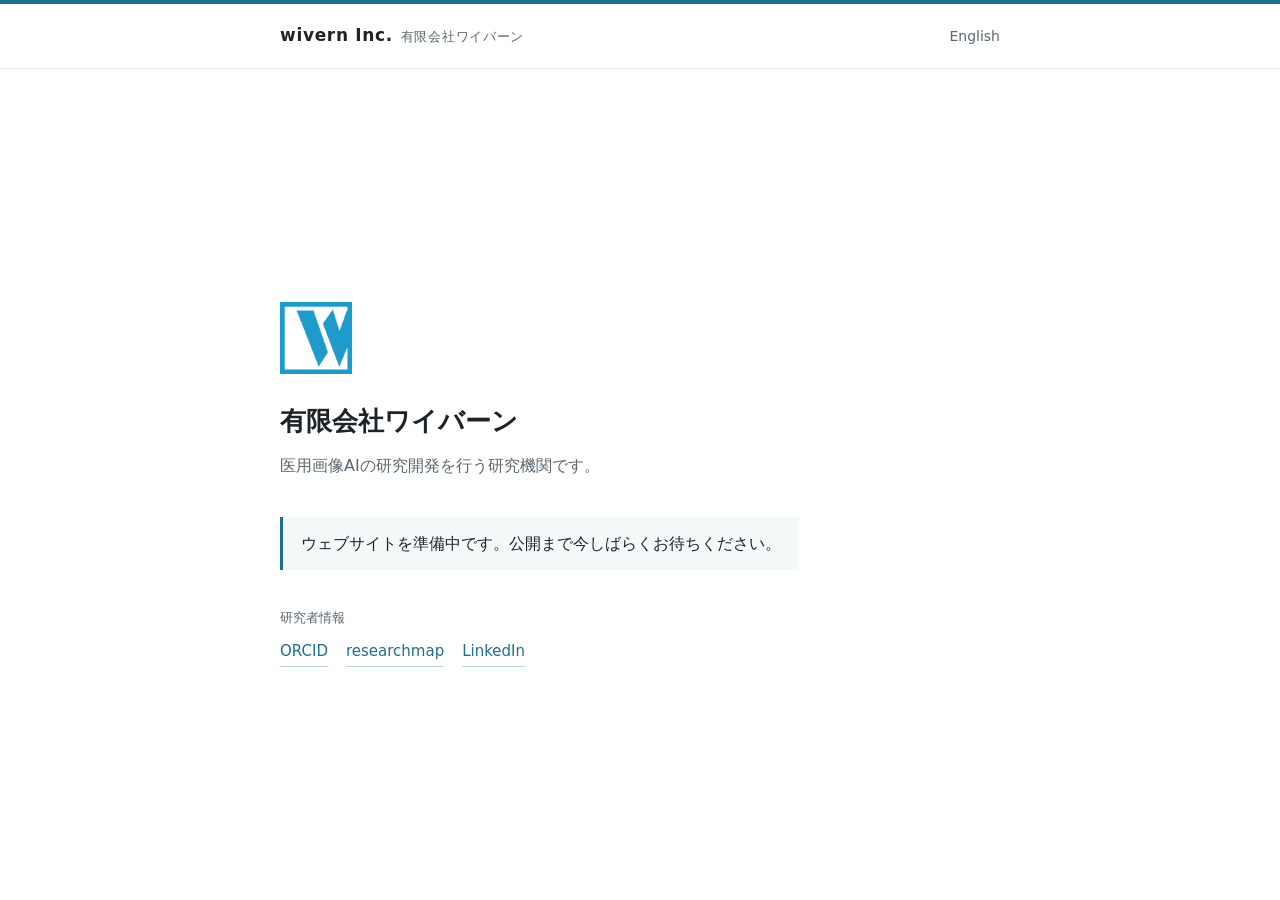
<file: index.html>
<!doctype html>
<html lang="ja">
<head>
<meta charset="utf-8">
<meta name="viewport" content="width=device-width,initial-scale=1">
<title>有限会社ワイバーン | wivern Inc.</title>
<meta name="description" content="有限会社ワイバーンは、医用画像AIの研究開発を行う研究機関です。ウェブサイトは準備中です。">
<link rel="icon" href="/favicon.ico" sizes="16x16 32x32 48x48">
<link rel="icon" href="/icon-192.png" type="image/png" sizes="192x192">
<link rel="apple-touch-icon" href="/apple-touch-icon.png">
<link rel="stylesheet" href="/style.css">
<link rel="alternate" hreflang="en" href="https://wivern.com/en/">
<style>
 .uc{min-height:calc(100vh - 69px);display:flex;flex-direction:column;justify-content:center;padding:48px 20px}
 .uc img{width:72px;height:72px;margin-bottom:28px}
 .uc h1{font-size:26px;margin:0 0 10px;line-height:1.5}
 .uc .tag{color:var(--sub);margin:0 0 36px}
 .uc .status{display:inline-block;align-self:flex-start;background:var(--soft);border-left:3px solid var(--accent);padding:12px 18px;margin:0 0 36px}
</style>
</head>
<body>
<header class="site"><div class="wrap">
  <a class="brand" href="/">wivern Inc.<small>有限会社ワイバーン</small></a>
  <nav><a href="/en/">English</a></nav>
</div></header>
<main class="wrap uc">
  <img src="/icon-192.png" alt="wivern Inc.">
  <h1>有限会社ワイバーン</h1>
  <p class="tag">医用画像AIの研究開発を行う研究機関です。</p>
  <p class="status">ウェブサイトを準備中です。公開まで今しばらくお待ちください。</p>
  <p class="note" style="margin-bottom:8px">研究者情報</p>
  <div class="links" style="margin-top:0">
    <a href="https://orcid.org/0009-0009-2370-3183">ORCID</a>
    <a href="https://researchmap.jp/smokyjp">researchmap</a>
    <a href="https://www.linkedin.com/in/kenji-yoshitsugu/">LinkedIn</a>
  </div>
</main>
</body>
</html>
</file>
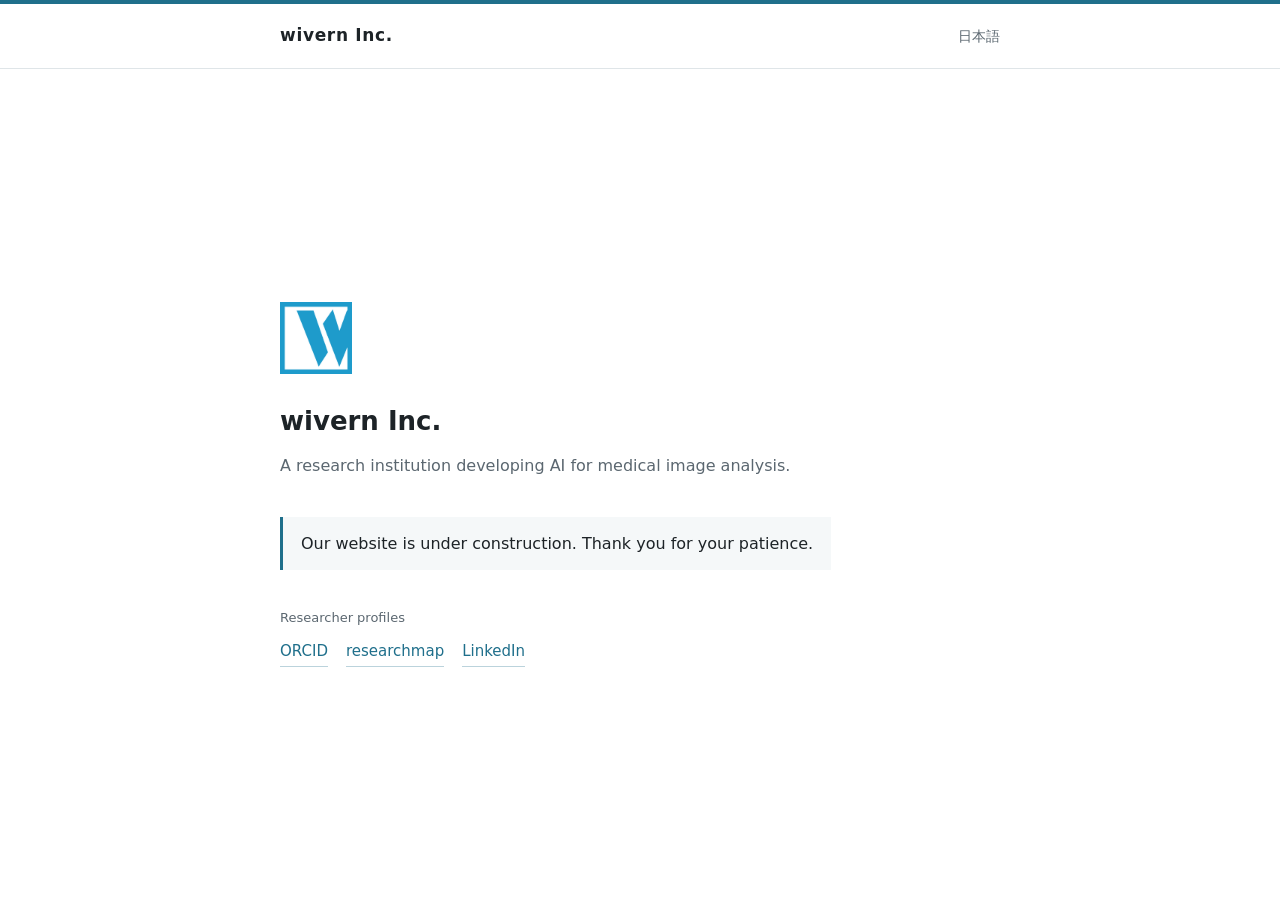
<file: en/index.html>
<!doctype html>
<html lang="en">
<head>
<meta charset="utf-8">
<meta name="viewport" content="width=device-width,initial-scale=1">
<title>wivern Inc. | Medical Image AI Research</title>
<meta name="description" content="wivern Inc. is a research institution developing AI for medical image analysis. Our website is under construction.">
<link rel="icon" href="/favicon.ico" sizes="16x16 32x32 48x48">
<link rel="icon" href="/icon-192.png" type="image/png" sizes="192x192">
<link rel="apple-touch-icon" href="/apple-touch-icon.png">
<link rel="stylesheet" href="/style.css">
<link rel="alternate" hreflang="ja" href="https://wivern.com/">
<style>
 .uc{min-height:calc(100vh - 69px);display:flex;flex-direction:column;justify-content:center;padding:48px 20px}
 .uc img{width:72px;height:72px;margin-bottom:28px}
 .uc h1{font-size:26px;margin:0 0 10px;line-height:1.5}
 .uc .tag{color:var(--sub);margin:0 0 36px}
 .uc .status{display:inline-block;align-self:flex-start;background:var(--soft);border-left:3px solid var(--accent);padding:12px 18px;margin:0 0 36px}
</style>
</head>
<body>
<header class="site"><div class="wrap">
  <a class="brand" href="/en/">wivern Inc.</a>
  <nav><a href="/">日本語</a></nav>
</div></header>
<main class="wrap uc">
  <img src="/icon-192.png" alt="wivern Inc.">
  <h1>wivern Inc.</h1>
  <p class="tag">A research institution developing AI for medical image analysis.</p>
  <p class="status">Our website is under construction. Thank you for your patience.</p>
  <p class="note" style="margin-bottom:8px">Researcher profiles</p>
  <div class="links" style="margin-top:0">
    <a href="https://orcid.org/0009-0009-2370-3183">ORCID</a>
    <a href="https://researchmap.jp/smokyjp">researchmap</a>
    <a href="https://www.linkedin.com/in/kenji-yoshitsugu/">LinkedIn</a>
  </div>
</main>
</body>
</html>
</file>
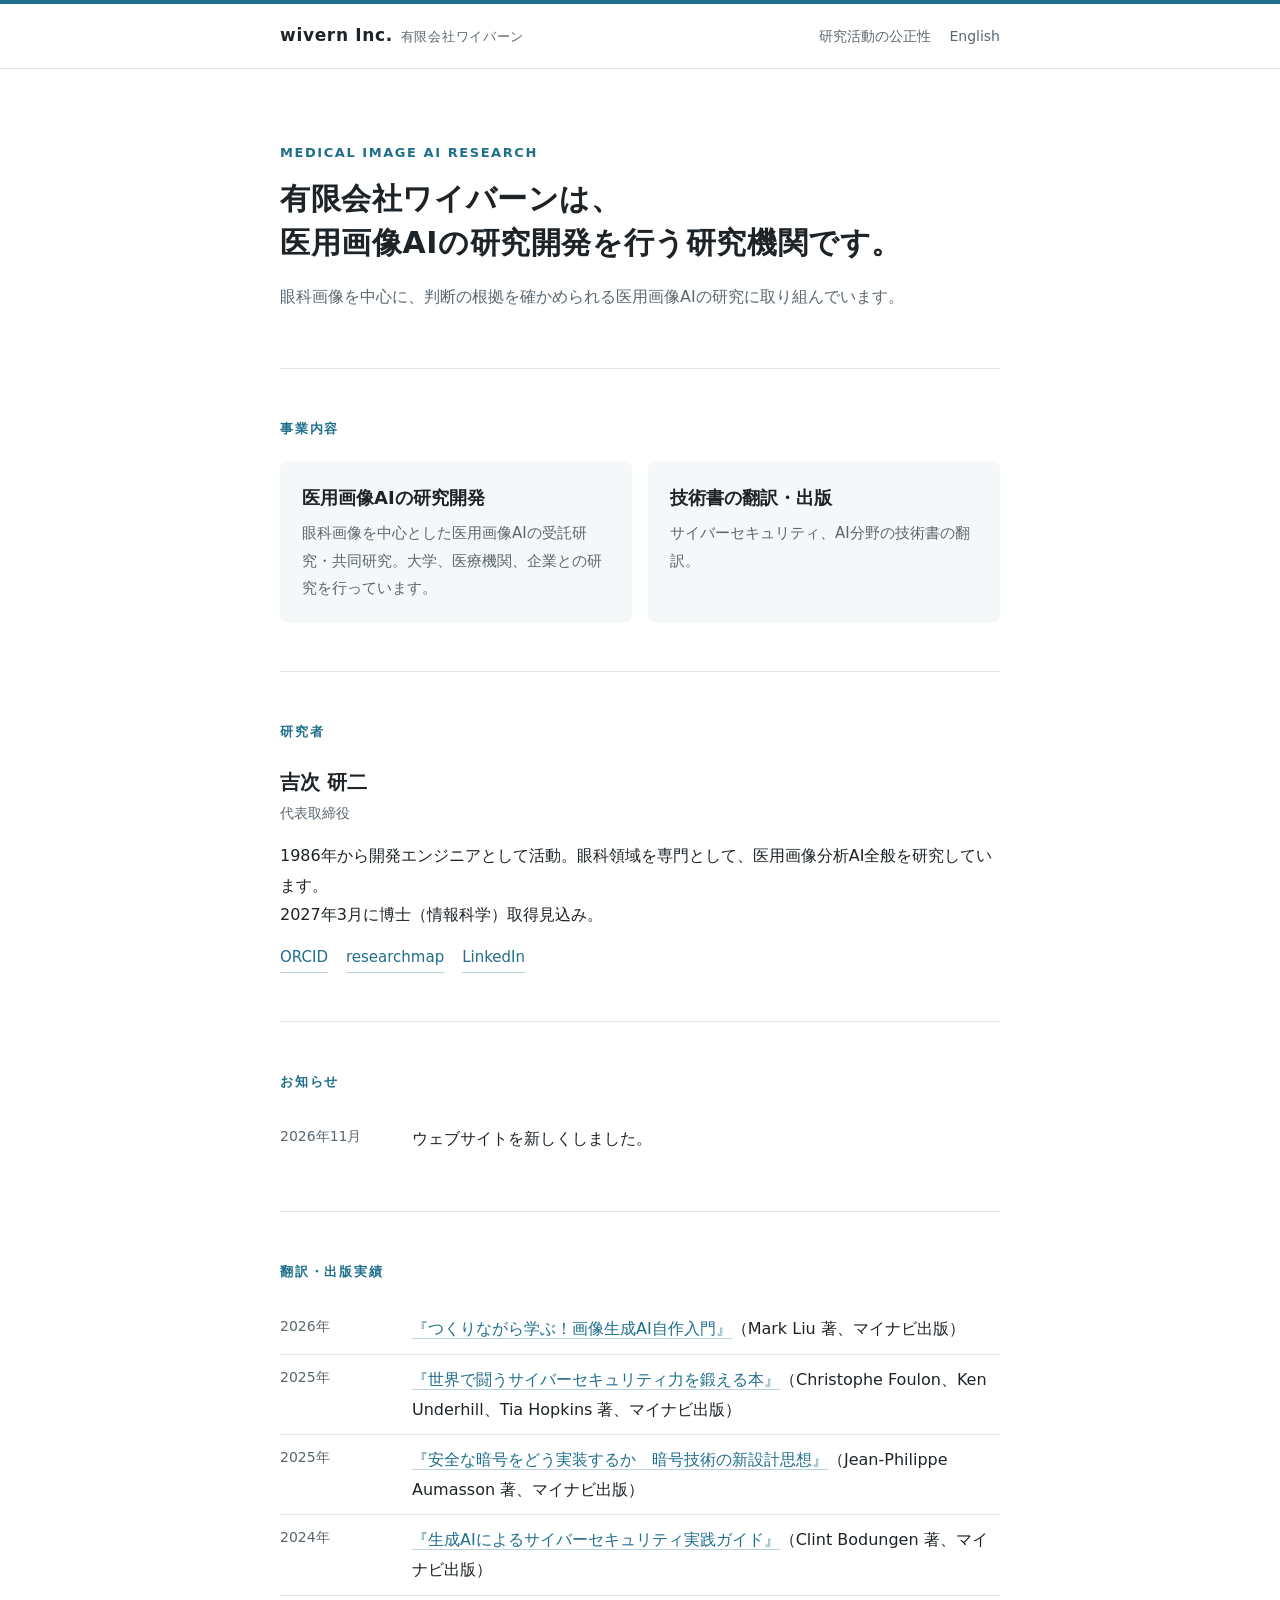
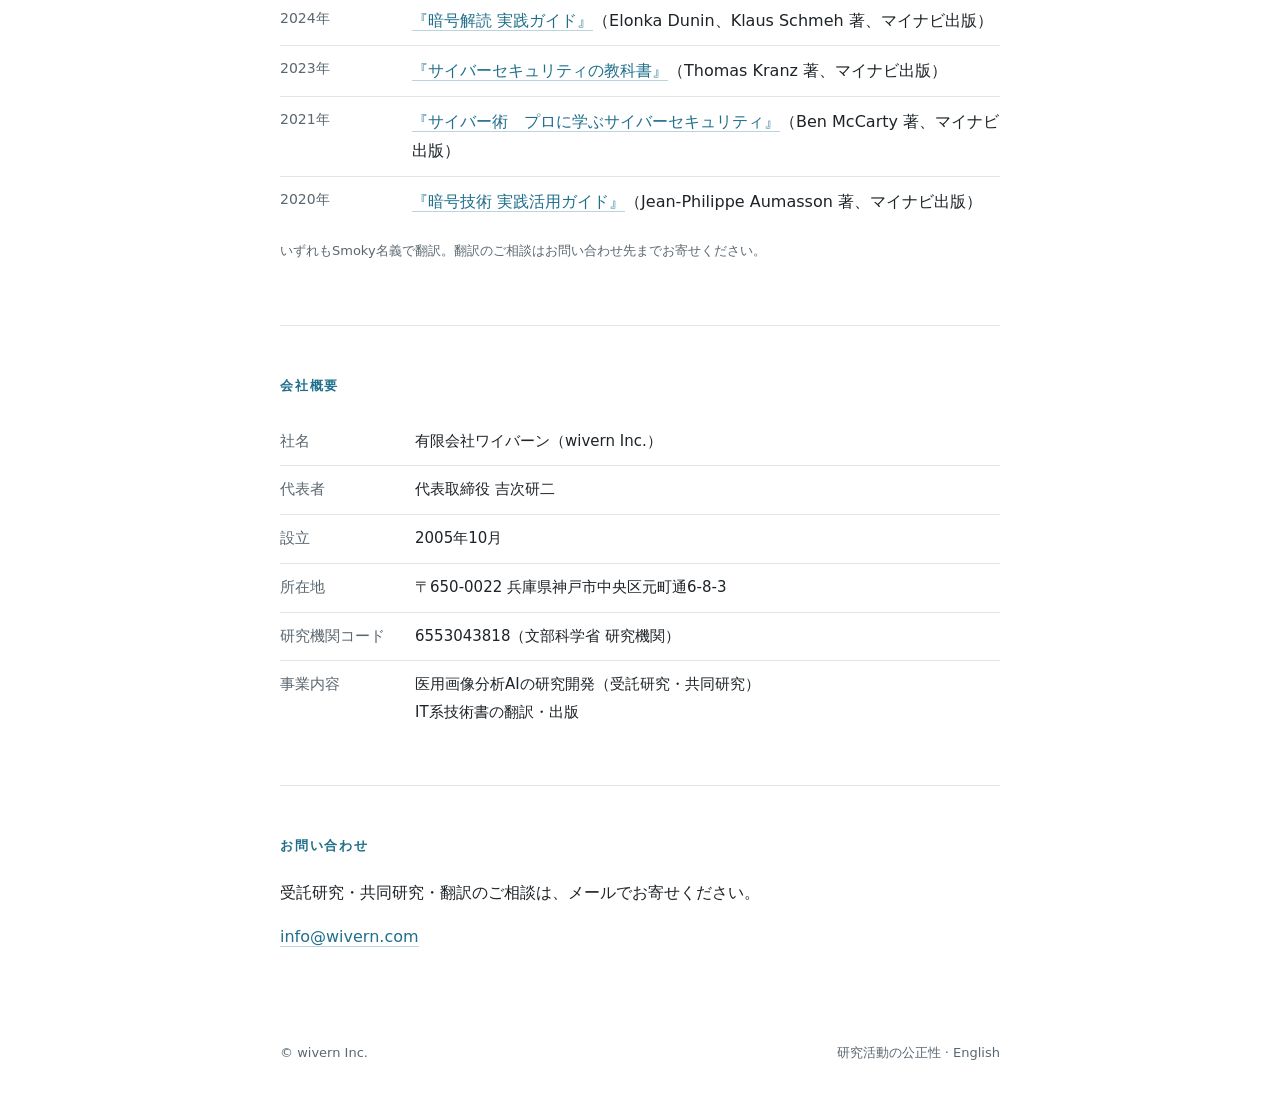
<file: full_index.html>
<!doctype html>
<html lang="ja">
<head>
<meta charset="utf-8">
<meta name="viewport" content="width=device-width,initial-scale=1">
<title>有限会社ワイバーン | wivern Inc.</title>
<meta name="description" content="有限会社ワイバーンは、医用画像AIの研究開発を行う研究機関です。">
<link rel="icon" href="/favicon.ico" sizes="16x16 32x32 48x48">
<link rel="icon" href="/icon-192.png" type="image/png" sizes="192x192">
<link rel="apple-touch-icon" href="/apple-touch-icon.png">
<link rel="stylesheet" href="/style.css">
<link rel="alternate" hreflang="en" href="https://wivern.com/en/">
</head>
<body>
<header class="site"><div class="wrap">
  <a class="brand" href="/">wivern Inc.<small>有限会社ワイバーン</small></a>
  <nav><a href="/integrity.html">研究活動の公正性</a><a href="/en/">English</a></nav>
</div></header>

<main class="wrap">
  <div class="hero">
    <p class="kicker">MEDICAL IMAGE AI RESEARCH</p>
    <h1>有限会社ワイバーンは、<br>医用画像AIの研究開発を行う研究機関です。</h1>
    <p class="lead">眼科画像を中心に、判断の根拠を確かめられる医用画像AIの研究に取り組んでいます。</p>
  </div>

  <section id="business">
    <h2>事業内容</h2>
    <div class="cards">
      <div class="card">
        <h3>医用画像AIの研究開発</h3>
        <p>眼科画像を中心とした医用画像AIの受託研究・共同研究。大学、医療機関、企業との研究を行っています。</p>
      </div>
      <div class="card">
        <h3>技術書の翻訳・出版</h3>
        <p>サイバーセキュリティ、AI分野の技術書の翻訳。</p>
      </div>
    </div>
  </section>

  <section id="researcher" class="person">
    <h2>研究者</h2>
    <p class="name">吉次 研二</p>
    <p class="role">代表取締役</p>
    <p>1986年から開発エンジニアとして活動。眼科領域を専門として、医用画像分析AI全般を研究しています。<br>2027年3月に博士（情報科学）取得見込み。</p>
    <!-- 2027年4月以降に追加：慶應義塾大学医学部眼科学教室 客員研究員／兵庫県立大学 客員研究員 -->
    <div class="links">
      <a href="https://orcid.org/0009-0009-2370-3183">ORCID</a>
      <a href="https://researchmap.jp/smokyjp">researchmap</a>
      <a href="https://www.linkedin.com/in/kenji-yoshitsugu/">LinkedIn</a>
    </div>
  </section>

  <section id="news">
    <h2>お知らせ</h2>
    <ul class="plain">
      <li><span class="when">2026年11月</span><span>ウェブサイトを新しくしました。</span></li>
    </ul>
  </section>

  <section id="books">
    <h2>翻訳・出版実績</h2>
    <ul class="plain">
      <li><span class="when">2026年</span><span><a href="https://amzn.asia/d/09Zhmthr" target="_blank">『つくりながら学ぶ！画像生成AI自作入門』</a>（Mark Liu 著、マイナビ出版）</span></li>
      <li><span class="when">2025年</span><span><a href="https://amzn.asia/d/0iZ1kX16" target="_blank">『世界で闘うサイバーセキュリティ力を鍛える本』</a>（Christophe Foulon、Ken Underhill、Tia Hopkins 著、マイナビ出版）</span></li>
      <li><span class="when">2025年</span><span><a href="https://amzn.asia/d/0abVyfJ5" target="_blank">『安全な暗号をどう実装するか　暗号技術の新設計思想』</a>（Jean-Philippe Aumasson 著、マイナビ出版）</span></li>
      <li><span class="when">2024年</span><span><a href="https://amzn.asia/d/021cN7FE" target="_blank">『生成AIによるサイバーセキュリティ実践ガイド』</a>（Clint Bodungen 著、マイナビ出版）</span></li>
      <li><span class="when">2024年</span><span><a href="https://amzn.asia/d/0fw4Bp3z" target="_blank">『暗号解読 実践ガイド』</a>（Elonka Dunin、Klaus Schmeh 著、マイナビ出版）</span></li>
      <li><span class="when">2023年</span><span><a href="https://amzn.asia/d/0aZmvIIE" target="_blank">『サイバーセキュリティの教科書』</a>（Thomas Kranz 著、マイナビ出版）</span></li>
      <li><span class="when">2021年</span><span><a href="https://amzn.asia/d/07TLB77l" target="_blank">『サイバー術　プロに学ぶサイバーセキュリティ』</a>（Ben McCarty 著、マイナビ出版）</span></li>
      <li><span class="when">2020年</span><span><a href="https://amzn.asia/d/0iyDgwgM" target="_blank">『暗号技術 実践活用ガイド』</a>（Jean-Philippe Aumasson 著、マイナビ出版）</span></li>
    </ul>
    <p class="note" style="margin-top:12px">いずれもSmoky名義で翻訳。翻訳のご相談はお問い合わせ先までお寄せください。</p>
  </section>

  <section id="company">
    <h2>会社概要</h2>
    <table class="profile">
      <tr><th>社名</th><td>有限会社ワイバーン（wivern Inc.）</td></tr>
      <tr><th>代表者</th><td>代表取締役 吉次研二</td></tr>
      <tr><th>設立</th><td>2005年10月</td></tr>
      <tr><th>所在地</th><td>〒650-0022 兵庫県神戸市中央区元町通6-8-3</td></tr>
      <tr><th>研究機関コード</th><td>6553043818（文部科学省 研究機関）</td></tr>
      <tr><th>事業内容</th><td>医用画像分析AIの研究開発（受託研究・共同研究）<br>IT系技術書の翻訳・出版</td></tr>
    </table>
  </section>

  <section id="contact" style="border-bottom:0">
    <h2>お問い合わせ</h2>
    <p>受託研究・共同研究・翻訳のご相談は、メールでお寄せください。</p>
    <p><a href="mailto:info@wivern.com">info@wivern.com</a></p>
  </section>
</main>

<footer><div class="wrap">
  <span>© wivern Inc.</span>
  <span><a href="/integrity.html">研究活動の公正性</a> · <a href="/en/">English</a></span>
</div></footer>
</body>
</html>
</file>
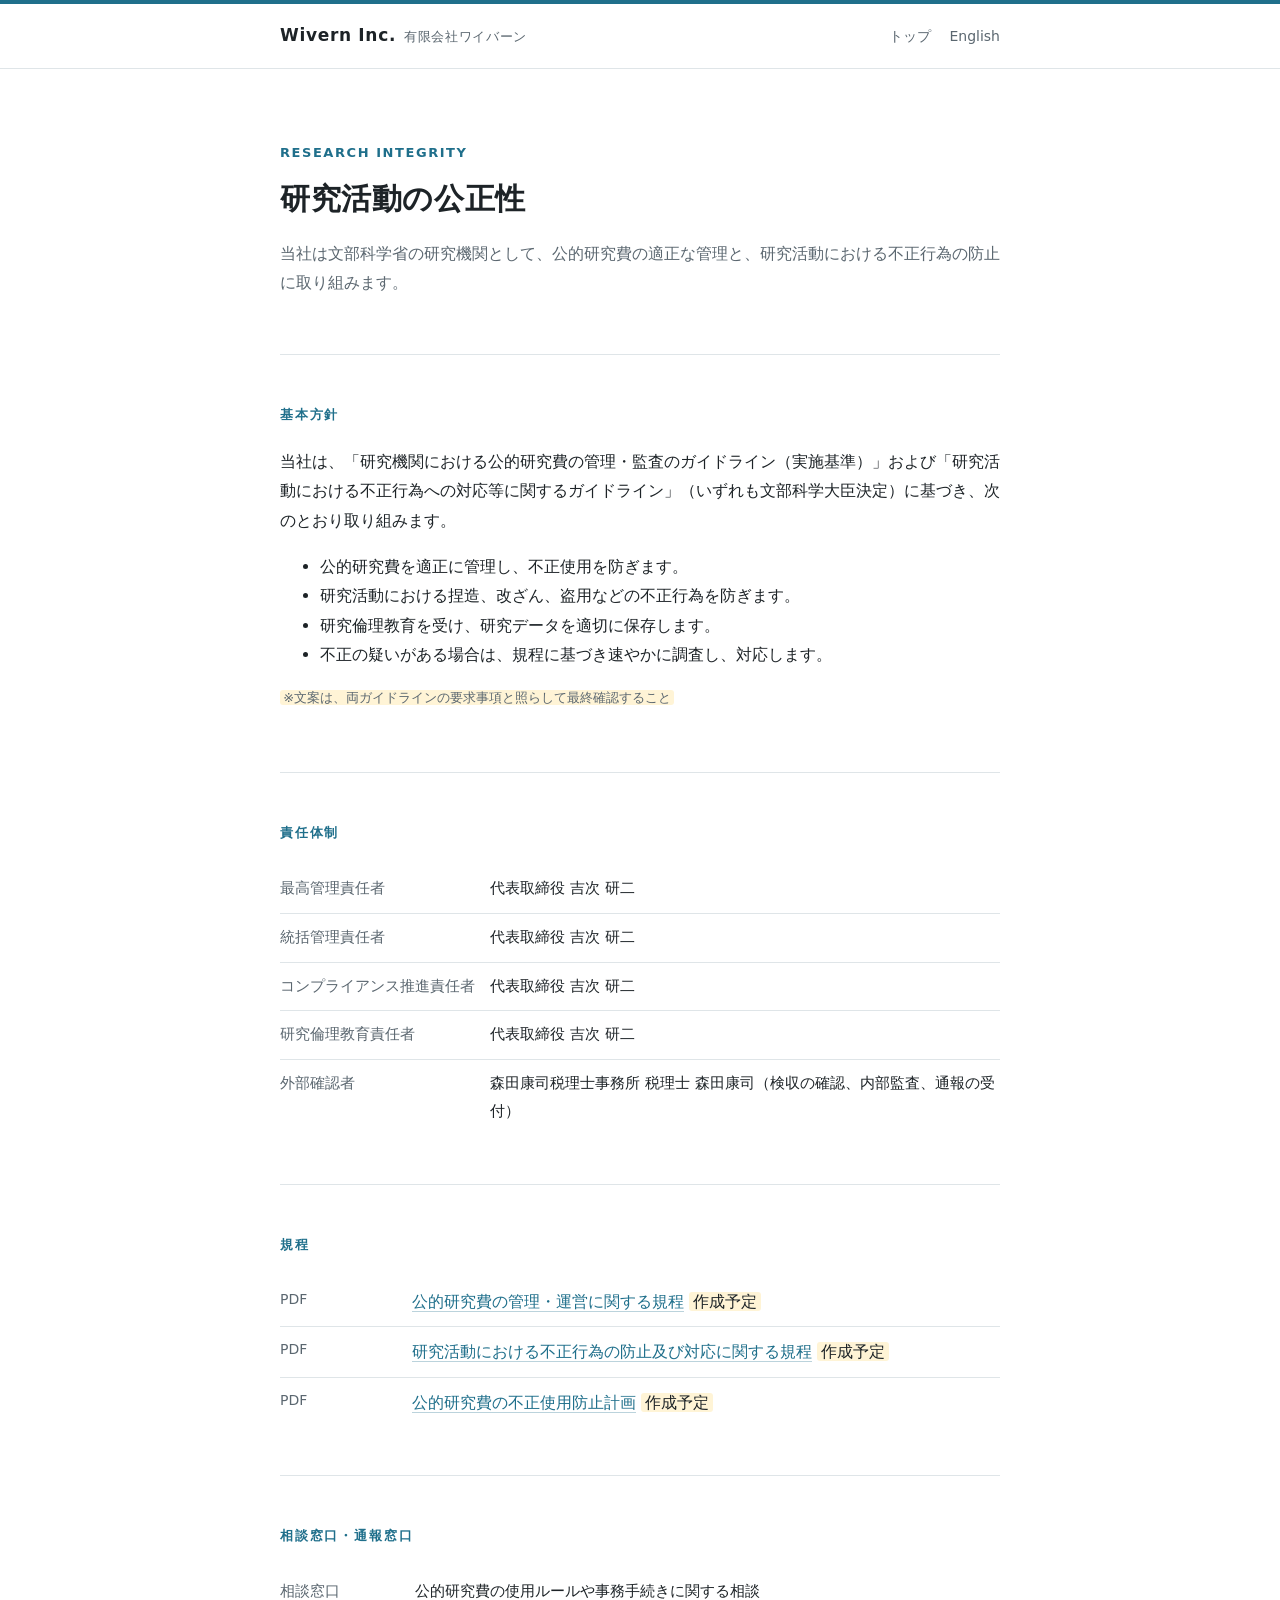
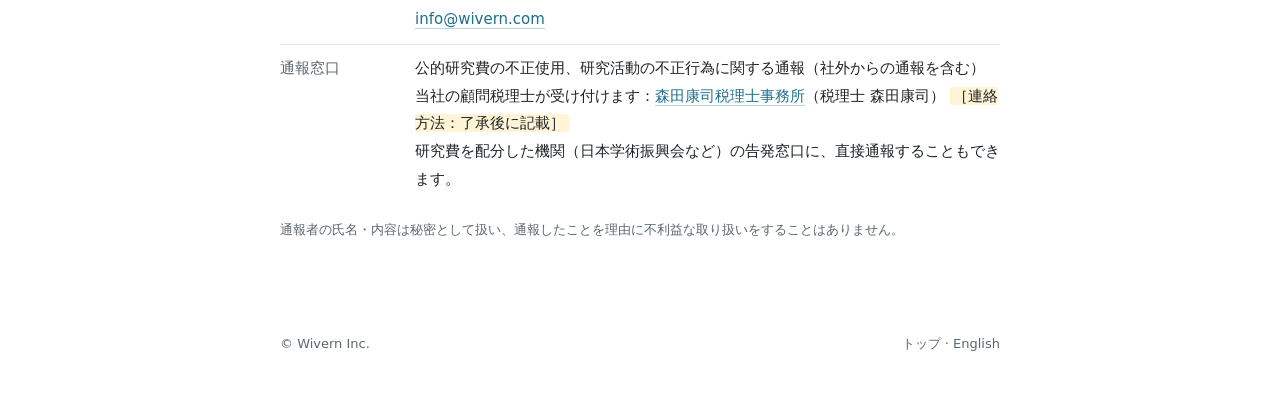
<file: integrity.html>
<!doctype html>
<html lang="ja">
<head>
<meta charset="utf-8">
<meta name="viewport" content="width=device-width,initial-scale=1">
<title>研究活動の公正性 | 有限会社ワイバーン</title>
<meta name="description" content="有限会社ワイバーンにおける公的研究費の適正な管理と、研究活動の不正行為の防止に関する取り組み。">
<link rel="icon" href="/favicon.ico" sizes="16x16 32x32 48x48">
<link rel="icon" href="/icon-192.png" type="image/png" sizes="192x192">
<link rel="apple-touch-icon" href="/apple-touch-icon.png">
<link rel="stylesheet" href="/style.css">
</head>
<body>
<header class="site"><div class="wrap">
  <a class="brand" href="/">Wivern Inc.<small>有限会社ワイバーン</small></a>
  <nav><a href="/">トップ</a><a href="/en/">English</a></nav>
</div></header>

<main class="wrap">
  <div class="hero">
    <p class="kicker">RESEARCH INTEGRITY</p>
    <h1>研究活動の公正性</h1>
    <p class="lead">当社は文部科学省の研究機関として、公的研究費の適正な管理と、研究活動における不正行為の防止に取り組みます。</p>
  </div>

  <section id="policy">
    <h2>基本方針</h2>
    <p>当社は、「研究機関における公的研究費の管理・監査のガイドライン（実施基準）」および「研究活動における不正行為への対応等に関するガイドライン」（いずれも文部科学大臣決定）に基づき、次のとおり取り組みます。</p>
    <ul>
      <li>公的研究費を適正に管理し、不正使用を防ぎます。</li>
      <li>研究活動における捏造、改ざん、盗用などの不正行為を防ぎます。</li>
      <li>研究倫理教育を受け、研究データを適切に保存します。</li>
      <li>不正の疑いがある場合は、規程に基づき速やかに調査し、対応します。</li>
    </ul>
    <p class="note"><span class="todo">※文案は、両ガイドラインの要求事項と照らして最終確認すること</span></p>
  </section>

  <section id="roles">
    <h2>責任体制</h2>
    <table class="profile wide">
      <tr><th>最高管理責任者</th><td>代表取締役 吉次 研二</td></tr>
      <tr><th>統括管理責任者</th><td>代表取締役 吉次 研二</td></tr>
      <tr><th>コンプライアンス推進責任者</th><td>代表取締役 吉次 研二</td></tr>
      <tr><th>研究倫理教育責任者</th><td>代表取締役 吉次 研二</td></tr>
      <tr><th>外部確認者</th><td>森田康司税理士事務所 税理士 森田康司（検収の確認、内部監査、通報の受付）</td></tr>
    </table>
  </section>

  <section id="rules">
    <h2>規程</h2>
    <ul class="plain">
      <li><span class="when">PDF</span><span><a href="/pdf/policy-research-funds.pdf">公的研究費の管理・運営に関する規程</a> <span class="todo">作成予定</span></span></li>
      <li><span class="when">PDF</span><span><a href="/pdf/policy-research-misconduct.pdf">研究活動における不正行為の防止及び対応に関する規程</a> <span class="todo">作成予定</span></span></li>
      <li><span class="when">PDF</span><span><a href="/pdf/plan-misuse-prevention.pdf">公的研究費の不正使用防止計画</a> <span class="todo">作成予定</span></span></li>
    </ul>
  </section>

  <section id="contact" style="border-bottom:0">
    <h2>相談窓口・通報窓口</h2>
    <table class="profile">
      <tr><th>相談窓口</th><td>公的研究費の使用ルールや事務手続きに関する相談<br><a href="mailto:info@wivern.com">info@wivern.com</a></td></tr>
      <tr><th>通報窓口</th><td>公的研究費の不正使用、研究活動の不正行為に関する通報（社外からの通報を含む）<br>当社の顧問税理士が受け付けます：<a href="http://www.moritax.net/">森田康司税理士事務所</a>（税理士 森田康司） <span class="todo">［連絡方法：了承後に記載］</span><br>研究費を配分した機関（日本学術振興会など）の告発窓口に、直接通報することもできます。</td></tr>
    </table>
    <p class="note" style="margin-top:14px">通報者の氏名・内容は秘密として扱い、通報したことを理由に不利益な取り扱いをすることはありません。</p>
  </section>
</main>

<footer><div class="wrap">
  <span>© Wivern Inc.</span>
  <span><a href="/">トップ</a> · <a href="/en/">English</a></span>
</div></footer>
</body>
</html>
</file>
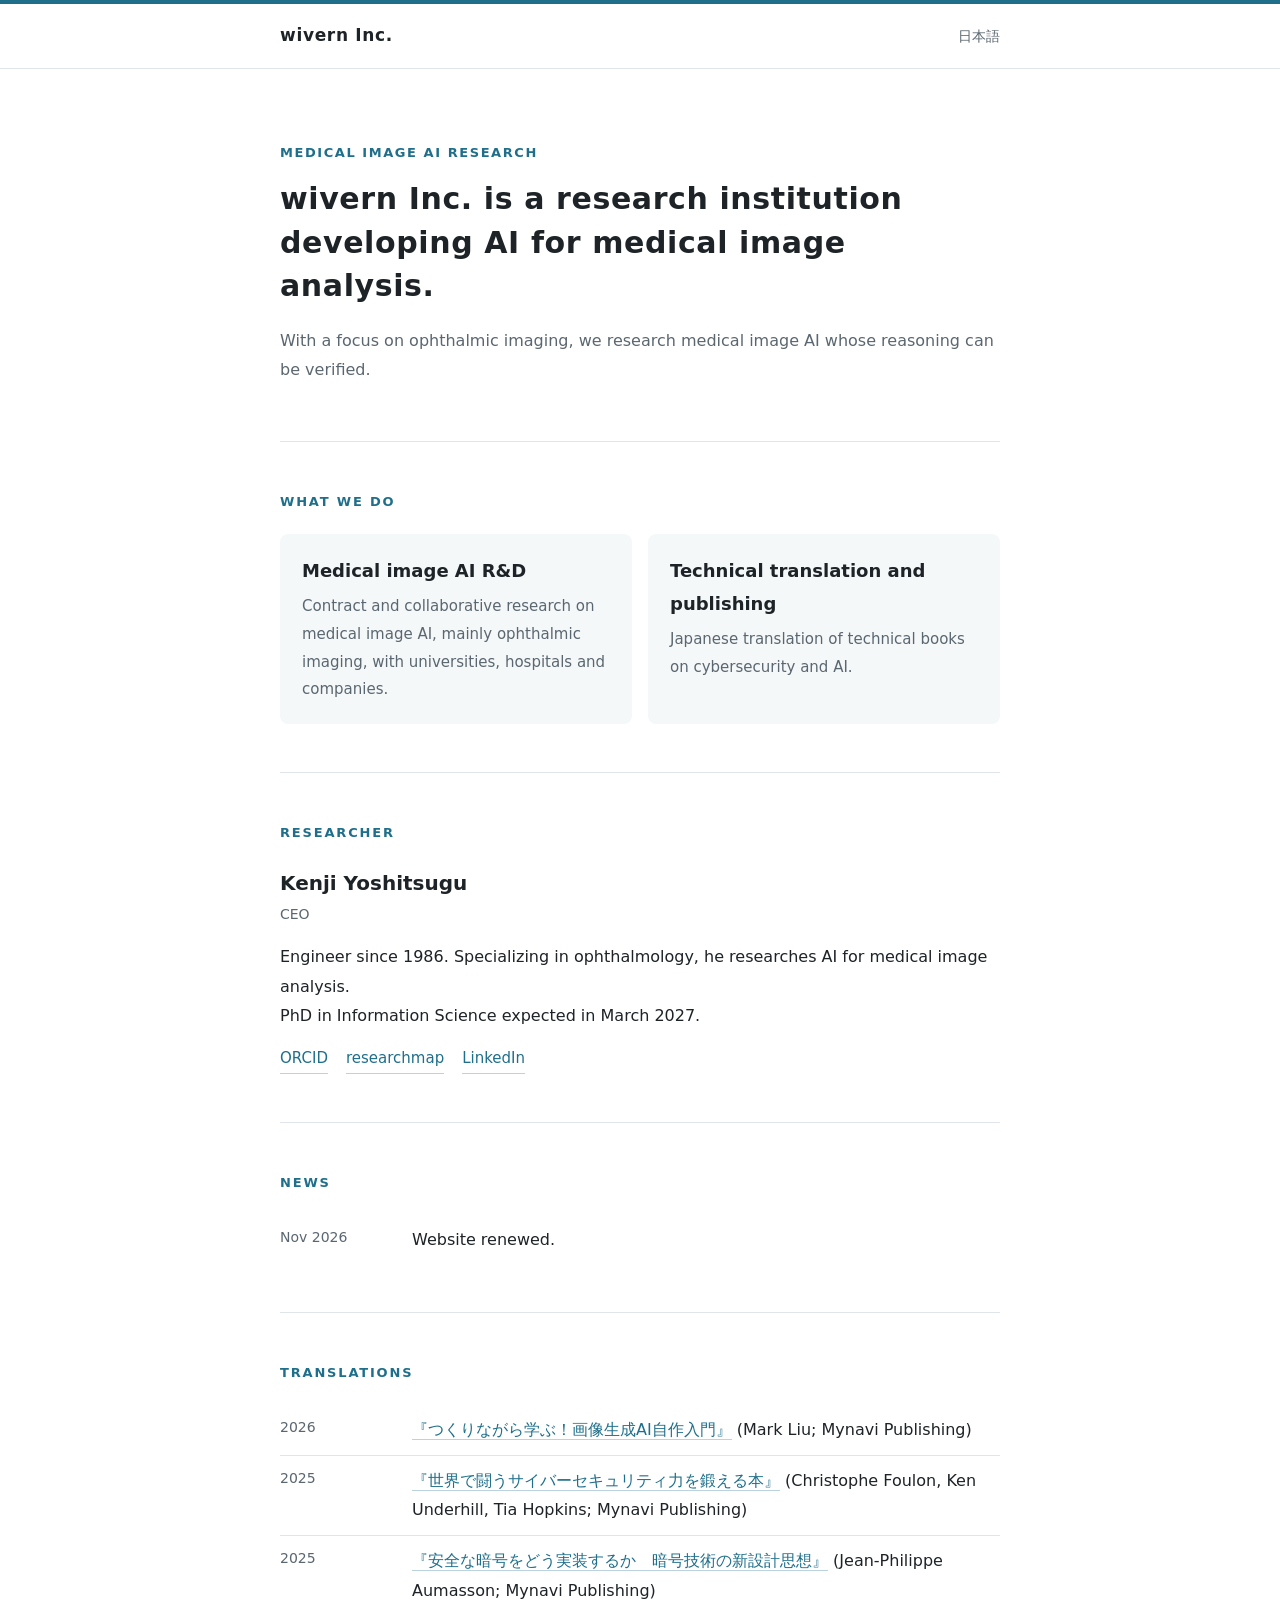
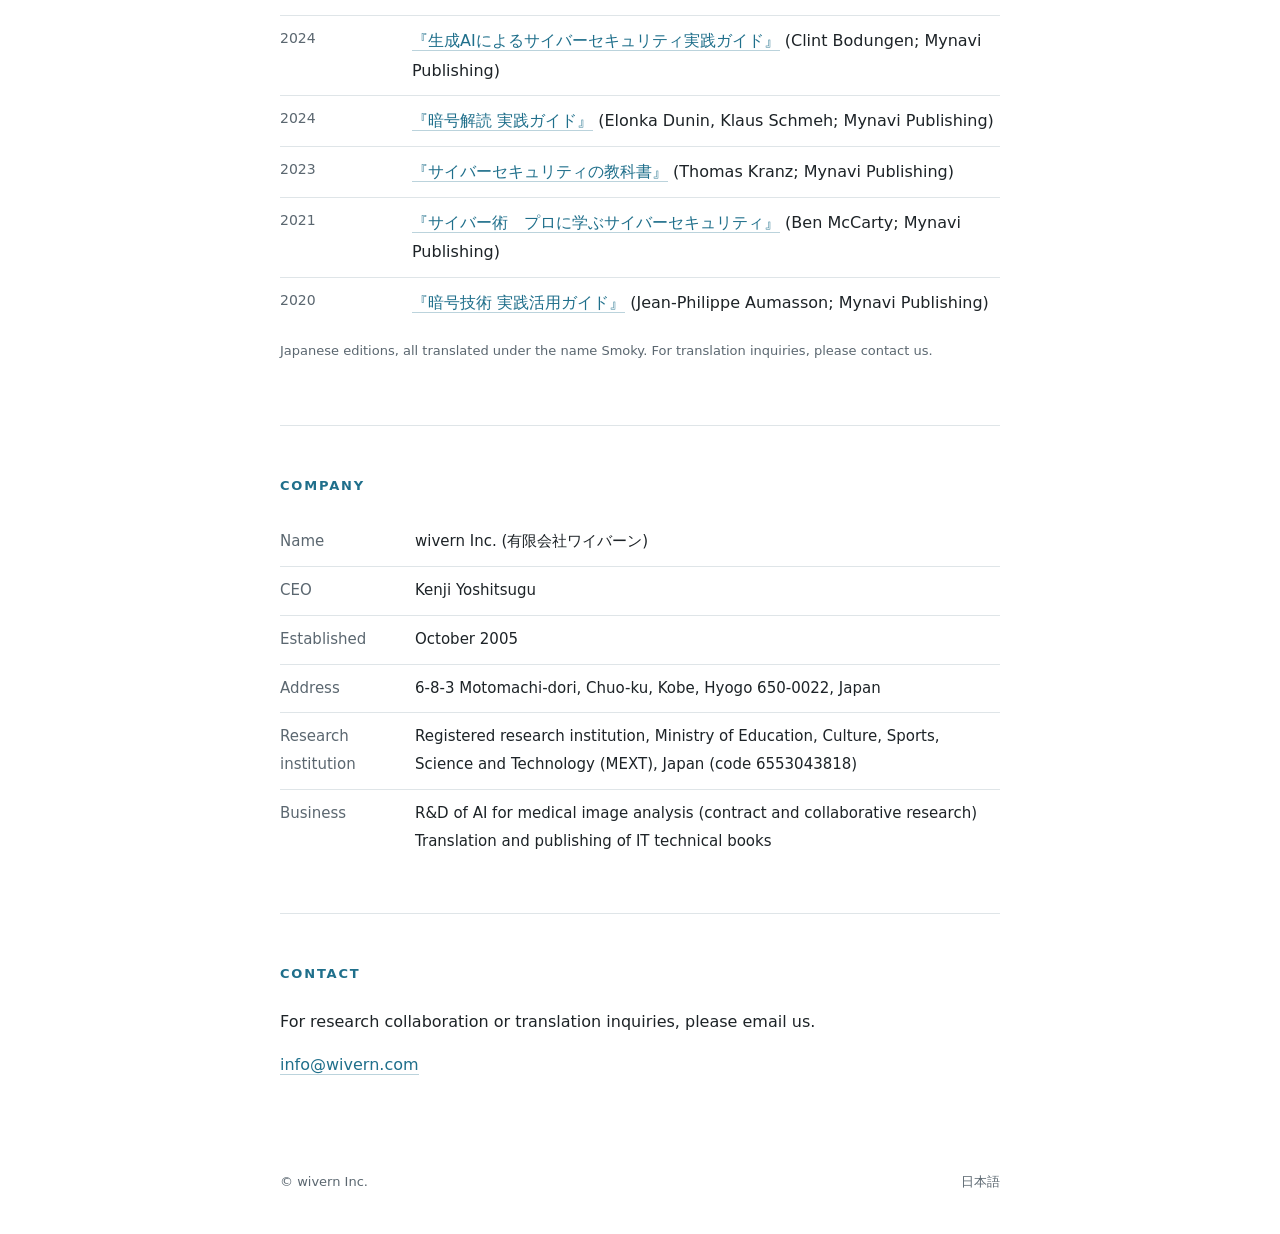
<file: en/full_index.html>
<!doctype html>
<html lang="en">
<head>
<meta charset="utf-8">
<meta name="viewport" content="width=device-width,initial-scale=1">
<title>wivern Inc. | Medical Image AI Research</title>
<meta name="description" content="wivern Inc. is a research institution developing AI for medical image analysis.">
<link rel="icon" href="/favicon.ico" sizes="16x16 32x32 48x48">
<link rel="icon" href="/icon-192.png" type="image/png" sizes="192x192">
<link rel="apple-touch-icon" href="/apple-touch-icon.png">
<link rel="stylesheet" href="/style.css">
<link rel="alternate" hreflang="ja" href="https://wivern.com/">
</head>
<body>
<header class="site"><div class="wrap">
  <a class="brand" href="/en/">wivern Inc.</a>
  <nav><a href="/">日本語</a></nav>
</div></header>

<main class="wrap">
  <div class="hero">
    <p class="kicker">MEDICAL IMAGE AI RESEARCH</p>
    <h1>wivern Inc. is a research institution<br>developing AI for medical image analysis.</h1>
    <p class="lead">With a focus on ophthalmic imaging, we research medical image AI whose reasoning can be verified.</p>
  </div>

  <section id="business">
    <h2>What we do</h2>
    <div class="cards">
      <div class="card">
        <h3>Medical image AI R&amp;D</h3>
        <p>Contract and collaborative research on medical image AI, mainly ophthalmic imaging, with universities, hospitals and companies.</p>
      </div>
      <div class="card">
        <h3>Technical translation and publishing</h3>
        <p>Japanese translation of technical books on cybersecurity and AI.</p>
      </div>
    </div>
  </section>

  <section id="researcher" class="person">
    <h2>Researcher</h2>
    <p class="name">Kenji Yoshitsugu</p>
    <p class="role">CEO</p>
    <p>Engineer since 1986. Specializing in ophthalmology, he researches AI for medical image analysis.<br>PhD in Information Science expected in March 2027.</p>
    <!-- Add from April 2027: Visiting Researcher, Department of Ophthalmology, Keio University School of Medicine / Visiting Researcher, University of Hyogo -->
    <div class="links">
      <a href="https://orcid.org/0009-0009-2370-3183">ORCID</a>
      <a href="https://researchmap.jp/smokyjp">researchmap</a>
      <a href="https://www.linkedin.com/in/kenji-yoshitsugu/">LinkedIn</a>
    </div>
  </section>

  <section id="news">
    <h2>News</h2>
    <ul class="plain">
      <li><span class="when">Nov 2026</span><span>Website renewed.</span></li>
    </ul>
  </section>

  <section id="books">
    <h2>Translations</h2>
    <ul class="plain">
      <li><span class="when">2026</span><span><a href="https://amzn.asia/d/09Zhmthr" target="_blank">『つくりながら学ぶ！画像生成AI自作入門』</a> (Mark Liu; Mynavi Publishing)</span></li>
      <li><span class="when">2025</span><span><a href="https://amzn.asia/d/0iZ1kX16" target="_blank">『世界で闘うサイバーセキュリティ力を鍛える本』</a> (Christophe Foulon, Ken Underhill, Tia Hopkins; Mynavi Publishing)</span></li>
      <li><span class="when">2025</span><span><a href="https://amzn.asia/d/0abVyfJ5" target="_blank">『安全な暗号をどう実装するか　暗号技術の新設計思想』</a> (Jean-Philippe Aumasson; Mynavi Publishing)</span></li>
      <li><span class="when">2024</span><span><a href="https://amzn.asia/d/021cN7FE" target="_blank">『生成AIによるサイバーセキュリティ実践ガイド』</a> (Clint Bodungen; Mynavi Publishing)</span></li>
      <li><span class="when">2024</span><span><a href="https://amzn.asia/d/0fw4Bp3z" target="_blank">『暗号解読 実践ガイド』</a> (Elonka Dunin, Klaus Schmeh; Mynavi Publishing)</span></li>
      <li><span class="when">2023</span><span><a href="https://amzn.asia/d/0aZmvIIE" target="_blank">『サイバーセキュリティの教科書』</a> (Thomas Kranz; Mynavi Publishing)</span></li>
      <li><span class="when">2021</span><span><a href="https://amzn.asia/d/07TLB77l" target="_blank">『サイバー術　プロに学ぶサイバーセキュリティ』</a> (Ben McCarty; Mynavi Publishing)</span></li>
      <li><span class="when">2020</span><span><a href="https://amzn.asia/d/0iyDgwgM" target="_blank">『暗号技術 実践活用ガイド』</a> (Jean-Philippe Aumasson; Mynavi Publishing)</span></li>
    </ul>
    <p class="note" style="margin-top:12px">Japanese editions, all translated under the name Smoky. For translation inquiries, please contact us.</p>
  </section>

  <section id="company">
    <h2>Company</h2>
    <table class="profile">
      <tr><th>Name</th><td>wivern Inc. (有限会社ワイバーン)</td></tr>
      <tr><th>CEO</th><td>Kenji Yoshitsugu</td></tr>
      <tr><th>Established</th><td>October 2005</td></tr>
      <tr><th>Address</th><td>6-8-3 Motomachi-dori, Chuo-ku, Kobe, Hyogo 650-0022, Japan</td></tr>
      <tr><th>Research institution</th><td>Registered research institution, Ministry of Education, Culture, Sports, Science and Technology (MEXT), Japan (code 6553043818)</td></tr>
      <tr><th>Business</th><td>R&amp;D of AI for medical image analysis (contract and collaborative research)<br>Translation and publishing of IT technical books</td></tr>
    </table>
  </section>

  <section id="contact" style="border-bottom:0">
    <h2>Contact</h2>
    <p>For research collaboration or translation inquiries, please email us.</p>
    <p><a href="mailto:info@wivern.com">info@wivern.com</a></p>
  </section>
</main>

<footer><div class="wrap">
  <span>© wivern Inc.</span>
  <span><a href="/">日本語</a></span>
</div></footer>
</body>
</html>
</file>
<file: style.css>
:root{--ink:#1d2327;--sub:#5b6770;--line:#dfe5e8;--accent:#1F6F8B;--bg:#ffffff;--soft:#f5f8f9}
*{box-sizing:border-box}
html{-webkit-text-size-adjust:100%}
body{margin:0;background:var(--bg);color:var(--ink);font-family:"Hiragino Sans","Hiragino Kaku Gothic ProN","Noto Sans JP","Yu Gothic UI","Meiryo",system-ui,sans-serif;line-height:1.85;font-size:16px}
a{color:var(--accent);text-decoration:none;border-bottom:1px solid rgba(31,111,139,.3)}
a:hover{border-bottom-color:var(--accent)}
.wrap{max-width:760px;margin:0 auto;padding:0 20px}
header.site{border-top:4px solid var(--accent);border-bottom:1px solid var(--line)}
header.site .wrap{display:flex;justify-content:space-between;align-items:center;height:64px}
.brand{font-weight:700;letter-spacing:.04em;color:var(--ink);border:0;font-size:17px}
.brand small{font-weight:400;color:var(--sub);margin-left:.6em;font-size:13px}
nav a{font-size:14px;margin-left:18px;border:0;color:var(--sub)}
nav a:hover{color:var(--accent)}
.hero{padding:72px 0 56px;border-bottom:1px solid var(--line)}
.hero p.kicker{margin:0 0 12px;color:var(--accent);font-size:13px;letter-spacing:.12em;font-weight:700}
.hero h1{margin:0 0 18px;font-size:30px;line-height:1.45;letter-spacing:.02em}
.hero p.lead{margin:0;color:var(--sub);font-size:16px}
section{padding:48px 0;border-bottom:1px solid var(--line)}
section h2{font-size:13px;letter-spacing:.14em;color:var(--accent);margin:0 0 20px;font-weight:700;text-transform:uppercase}
h3{font-size:18px;margin:0 0 6px}
p{margin:0 0 14px}
.cards{display:grid;grid-template-columns:1fr 1fr;gap:16px}
.card{background:var(--soft);border-radius:8px;padding:20px 22px}
.card p{margin:0;color:var(--sub);font-size:15px}
.person .name{font-size:20px;font-weight:700;margin:0}
.person .role{color:var(--sub);font-size:14px;margin:0 0 14px}
.links{display:flex;flex-wrap:wrap;gap:10px 18px;margin-top:10px;font-size:15px}
ul.plain{list-style:none;margin:0;padding:0}
ul.plain li{padding:10px 0;border-top:1px solid var(--line);display:grid;grid-template-columns:7.5em 1fr;gap:12px}
ul.plain li:first-child{border-top:0}
ul.plain .when{color:var(--sub);font-size:14px;font-variant-numeric:tabular-nums}
table.profile{border-collapse:collapse;width:100%;font-size:15px}
table.profile th,table.profile td{text-align:left;padding:10px 0;border-top:1px solid var(--line);vertical-align:top}
table.profile tr:first-child th,table.profile tr:first-child td{border-top:0}
table.profile th{width:9em;font-weight:400;color:var(--sub)}
table.profile.wide th{width:14em}
@media (max-width:600px){table.profile.wide th{width:9em}}
.note{font-size:13px;color:var(--sub)}
footer{padding:28px 0 40px;color:var(--sub);font-size:13px}
footer .wrap{display:flex;justify-content:space-between;flex-wrap:wrap;gap:8px}
footer a{color:var(--sub);border:0}
.todo{background:#fff4d6;padding:0 .25em;border-radius:3px}
@media (max-width:600px){
 .hero{padding:48px 0 40px}.hero h1{font-size:24px}
 .cards{grid-template-columns:1fr}
 nav a{margin-left:12px}
 .brand small{display:none}
 ul.plain li{grid-template-columns:1fr;gap:0}
 table.profile th{width:7em}
}
</file>
